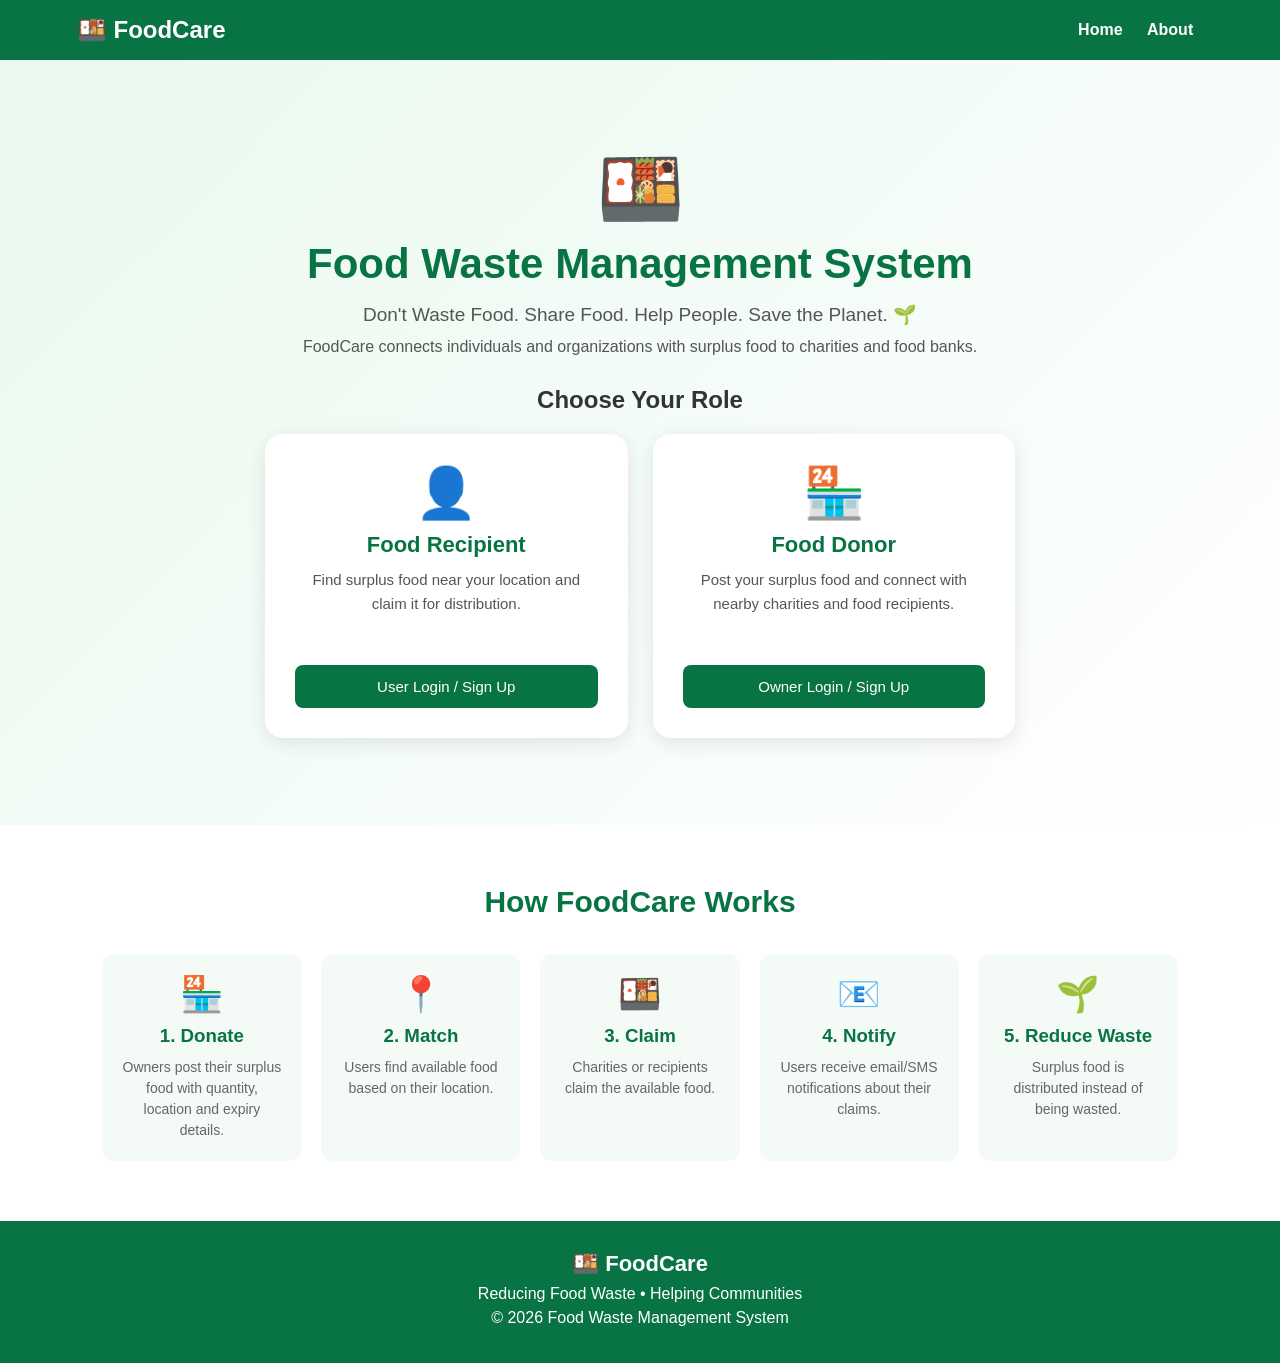
<file: index.html>
<!DOCTYPE html>
<html lang="en">

<head>

    <meta charset="UTF-8">

    <meta name="viewport"
          content="width=device-width, initial-scale=1.0">

    <title>FoodCare - Food Waste Management System</title>

    <link rel="stylesheet" href="style.css">

</head>

<body>

    <!-- NAVBAR -->

    <nav>

        <div class="brand">
            🍱 FoodCare
        </div>

        <div>
            <a href="#home">Home</a>
            <a href="#about">About</a>
        </div>

    </nav>


    <!-- HERO SECTION -->

    <section class="hero" id="home">

        <div class="hero-content">

            <div class="hero-icon">
                🍱
            </div>

            <h1>
                Food Waste Management System
            </h1>

            <p>
                Don't Waste Food. Share Food.
                Help People. Save the Planet. 🌱
            </p>

            <p class="description">

                FoodCare connects individuals and
                organizations with surplus food to
                charities and food banks.

            </p>


            <!-- ROLE SELECTION -->

            <h2>
                Choose Your Role
            </h2>


            <div class="role-container">


                <!-- USER -->

                <div class="role-card">

                    <div class="role-icon">
                        👤
                    </div>

                    <h3>
                        Food Recipient
                    </h3>

                    <p>

                        Find surplus food near your
                        location and claim it for
                        distribution.

                    </p>

                    <button
                        onclick="goToUser()">

                        User Login / Sign Up

                    </button>

                </div>


                <!-- OWNER -->

                <div class="role-card">

                    <div class="role-icon">
                        🏪
                    </div>

                    <h3>
                        Food Donor
                    </h3>

                    <p>

                        Post your surplus food and
                        connect with nearby charities
                        and food recipients.

                    </p>

                    <button
                        onclick="goToOwner()">

                        Owner Login / Sign Up

                    </button>

                </div>

            </div>

        </div>

    </section>


    <!-- ABOUT -->

    <section class="about"
             id="about">

        <h2>
            How FoodCare Works
        </h2>


        <div class="steps">


            <div class="step">

                <div>
                    🏪
                </div>

                <h3>
                    1. Donate
                </h3>

                <p>
                    Owners post their surplus food
                    with quantity, location and
                    expiry details.
                </p>

            </div>


            <div class="step">

                <div>
                    📍
                </div>

                <h3>
                    2. Match
                </h3>

                <p>
                    Users find available food
                    based on their location.
                </p>

            </div>


            <div class="step">

                <div>
                    🍱
                </div>

                <h3>
                    3. Claim
                </h3>

                <p>
                    Charities or recipients claim
                    the available food.
                </p>

            </div>


            <div class="step">

                <div>
                    📧
                </div>

                <h3>
                    4. Notify
                </h3>

                <p>
                    Users receive email/SMS
                    notifications about their claims.
                </p>

            </div>


            <div class="step">

                <div>
                    🌱
                </div>

                <h3>
                    5. Reduce Waste
                </h3>

                <p>
                    Surplus food is distributed
                    instead of being wasted.
                </p>

            </div>

        </div>

    </section>


    <!-- FOOTER -->

    <footer>

        <h3>
            🍱 FoodCare
        </h3>

        <p>
            Reducing Food Waste • Helping Communities
        </p>

        <p>
            © 2026 Food Waste Management System
        </p>

    </footer>


    <!-- JAVASCRIPT -->

    <script>

        function goToUser() {

            window.location.href =
                "user.html";

        }


        function goToOwner() {

            window.location.href =
                "owner.html";

        }

    </script>

</body>

</html>
</file>
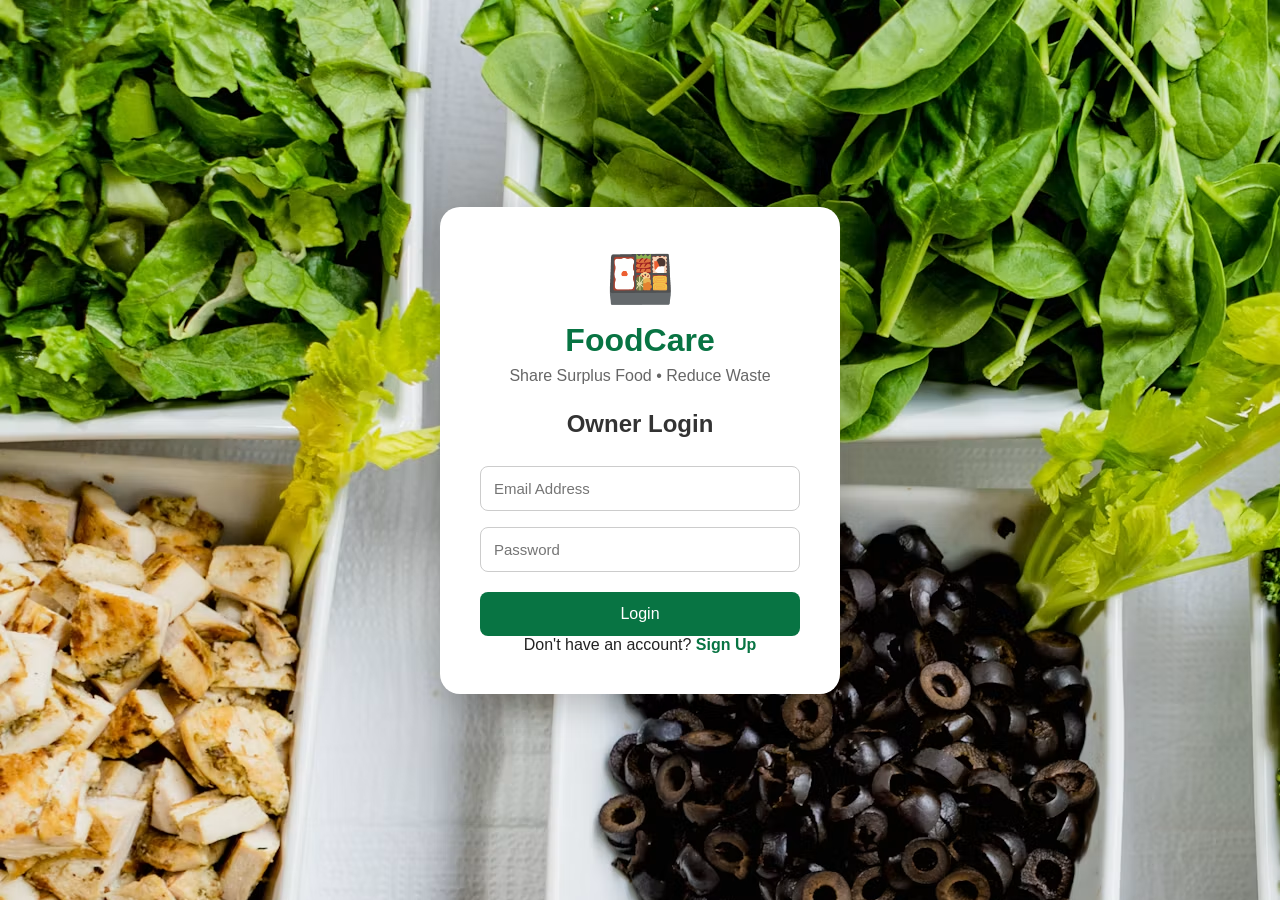
<file: owner.html>
<!DOCTYPE html>
<html lang="en">

<head>

    <meta charset="UTF-8">

    <meta name="viewport"
          content="width=device-width, initial-scale=1.0">

    <title>FoodCare - Owner</title>

    <link rel="stylesheet" href="style.css">

</head>

<body>

<!-- =========================
     OWNER LOGIN / SIGNUP
========================= -->

<div id="authPage" class="auth-container">

    <div class="auth-box">

        <div class="logo">🍱</div>

        <h1>FoodCare</h1>

        <p>
            Share Surplus Food • Reduce Waste
        </p>


        <!-- LOGIN -->

        <div id="loginBox">

            <h2>Owner Login</h2>

            <input
                type="email"
                id="ownerLoginEmail"
                placeholder="Email Address">

            <input
                type="password"
                id="ownerLoginPassword"
                placeholder="Password">

            <button onclick="ownerLogin()">
                Login
            </button>

            <p>
                Don't have an account?
                <span onclick="showOwnerSignup()">
                    Sign Up
                </span>
            </p>

        </div>


        <!-- SIGN UP -->

        <div id="signupBox"
             style="display:none;">

            <h2>Create Owner Account</h2>

            <input
                type="text"
                id="ownerSignupName"
                placeholder="Owner / Organization Name">

            <input
                type="email"
                id="ownerSignupEmail"
                placeholder="Email Address">

            <input
                type="tel"
                id="ownerSignupPhone"
                placeholder="Mobile Number">

            <input
                type="text"
                id="ownerSignupLocation"
                placeholder="Organization Location">

            <input
                type="password"
                id="ownerSignupPassword"
                placeholder="Create Password">

            <input
                type="password"
                id="ownerSignupConfirm"
                placeholder="Confirm Password">

            <button onclick="ownerSignup()">
                Create Account
            </button>

            <p>
                Already have an account?
                <span onclick="showOwnerLogin()">
                    Login
                </span>
            </p>

        </div>

    </div>

</div>


<!-- =========================
     OWNER DASHBOARD
========================= -->

<div id="ownerDashboard"
     style="display:none;">

    <!-- NAVBAR -->

    <nav>

        <div class="brand">
            🍱 FoodCare
        </div>

        <div>

            <a href="#dashboard">
                Dashboard
            </a>

            <a href="#postFood">
                Post Food
            </a>

            <a href="#history">
                History
            </a>

            <button onclick="ownerLogout()">
                Logout
            </button>

        </div>

    </nav>


    <!-- WELCOME -->

    <section class="welcome">

        <h1>
            Welcome,
            <span id="ownerName"></span>
            👋
        </h1>

        <p>
            Donate surplus food and help people
            in need.
        </p>

    </section>


    <!-- NOTIFICATION -->

    <div id="ownerNotification"
         class="notification">
    </div>


    <!-- =========================
         STATISTICS
    ========================= -->

    <section class="section"
             id="dashboard">

        <h2>
            📊 Donation Dashboard
        </h2>

        <div class="stats-grid">

            <div class="stat-card">

                <h3 id="totalDonations">
                    0
                </h3>

                <p>
                    Total Donations
                </p>

            </div>


            <div class="stat-card">

                <h3 id="activeDonations">
                    0
                </h3>

                <p>
                    Available Food
                </p>

            </div>


            <div class="stat-card">

                <h3 id="claimedDonations">
                    0
                </h3>

                <p>
                    Food Claimed
                </p>

            </div>


            <div class="stat-card">

                <h3 id="distributedDonations">
                    0
                </h3>

                <p>
                    Food Distributed
                </p>

            </div>

        </div>

    </section>


    <!-- =========================
         POST FOOD
    ========================= -->

    <section class="section"
             id="postFood">

        <h2>
            🍱 Post Surplus Food
        </h2>

        <div class="form-card">

            <form id="foodForm">

                <label>
                    Food Name
                </label>

                <input
                    type="text"
                    id="foodName"
                    placeholder="Example: Rice & Curry"
                    required>


                <label>
                    Quantity
                </label>

                <input
                    type="number"
                    id="foodQuantity"
                    placeholder="Number of meals"
                    min="1"
                    required>


                <label>
                    Food Type
                </label>

                <select id="foodType"
                        required>

                    <option value="">
                        Select Food Type
                    </option>

                    <option>
                        Cooked Food
                    </option>

                    <option>
                        Packaged Food
                    </option>

                    <option>
                        Fruits
                    </option>

                    <option>
                        Vegetables
                    </option>

                    <option>
                        Bakery
                    </option>

                    <option>
                        Other
                    </option>

                </select>


                <label>
                    Pickup Location
                </label>

                <input
                    type="text"
                    id="foodLocation"
                    placeholder="Example: Tenali"
                    required>


                <label>
                    Food Expiry Date & Time
                </label>

                <input
                    type="datetime-local"
                    id="foodExpiry"
                    required>


                <label>
                    Additional Details
                </label>

                <textarea
                    id="foodDetails"
                    placeholder="Enter food details, pickup instructions, etc.">
                </textarea>


                <button type="submit">
                    🍱 Post Food Donation
                </button>

            </form>

        </div>

    </section>


    <!-- =========================
         EXPIRY ALERTS
    ========================= -->

    <section class="section">

        <h2>
            ⚠️ Perishable Food Alerts
        </h2>

        <div id="expiryAlerts">

        </div>

    </section>


    <!-- =========================
         MY DONATIONS
    ========================= -->

    <section class="section"
             id="history">

        <h2>
            📋 My Donation History
        </h2>

        <div id="ownerDonations"
             class="food-grid">

        </div>

    </section>

</div>


<script src="owner.js"></script>

</body>

</html>
</file>
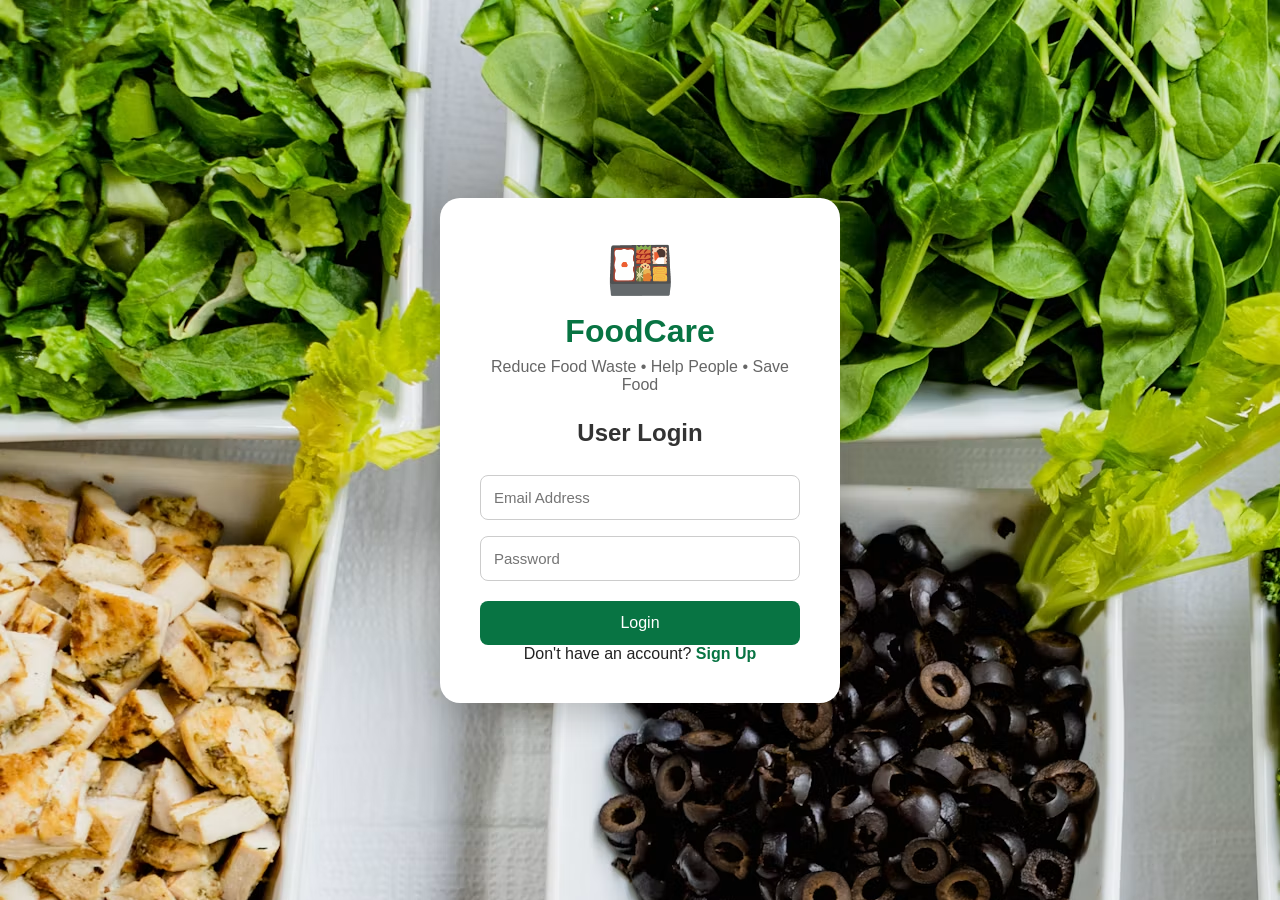
<file: user.html>
<!DOCTYPE html>
<html lang="en">
<head>
    <meta charset="UTF-8">
    <meta name="viewport" content="width=device-width, initial-scale=1.0">
    <title>FoodCare - User</title>
    <link rel="stylesheet" href="style.css">
</head>

<body>

<!-- LOGIN / SIGN UP PAGE -->
<div id="authPage" class="auth-container">

    <div class="auth-box">

        <div class="logo">🍱</div>

        <h1>FoodCare</h1>
        <p>Reduce Food Waste • Help People • Save Food</p>

        <!-- LOGIN -->
        <div id="loginBox">

            <h2>User Login</h2>

            <input type="email" id="loginEmail" placeholder="Email Address">

            <input type="password" id="loginPassword" placeholder="Password">

            <button onclick="loginUser()">Login</button>

            <p>
                Don't have an account?
                <span onclick="showSignup()">Sign Up</span>
            </p>

        </div>


        <!-- SIGN UP -->
        <div id="signupBox" style="display:none;">

            <h2>Create Account</h2>

            <input type="text" id="signupName" placeholder="Full Name">

            <input type="email" id="signupEmail" placeholder="Email Address">

            <input type="tel" id="signupPhone" placeholder="Mobile Number">

            <input type="text" id="signupLocation" placeholder="Your Location">

            <input type="password" id="signupPassword" placeholder="Create Password">

            <input type="password" id="signupConfirm"
                   placeholder="Confirm Password">

            <button onclick="signupUser()">Create Account</button>

            <p>
                Already have an account?
                <span onclick="showLogin()">Login</span>
            </p>

        </div>

    </div>
</div>


<!-- USER DASHBOARD -->
<div id="dashboard" style="display:none;">

    <nav>

        <div class="brand">🍱 FoodCare</div>

        <div>
            <a href="#home">Home</a>
            <a href="#food">Available Food</a>
            <a href="#history">My Claims</a>
            <button onclick="logout()">Logout</button>
        </div>

    </nav>


    <!-- WELCOME -->
    <section class="welcome" id="home">

        <h1>Welcome, <span id="userName"></span> 👋</h1>

        <p>
            Find surplus food near you and help distribute it
            to people in need.
        </p>

    </section>


    <!-- NOTIFICATION -->
    <div id="notification" class="notification"></div>


    <!-- LOCATION -->
    <section class="section">

        <h2>📍 Find Food Near You</h2>

        <div class="location-box">

            <input type="text"
                   id="userLocation"
                   placeholder="Enter your location">

            <button onclick="findNearbyFood()">
                Find Food
            </button>

        </div>

    </section>


    <!-- FOOD -->
    <section class="section" id="food">

        <h2>🍱 Available Surplus Food</h2>

        <div id="availableFood" class="food-grid">

        </div>

    </section>


    <!-- CLAIM HISTORY -->
    <section class="section" id="history">

        <h2>📋 My Claim History</h2>

        <div id="claimHistory">

        </div>

    </section>

</div>


<script src="script.js"></script>

</body>
</html>
</file>
<file: style.css>
* {
    box-sizing: border-box;
    margin: 0;
    padding: 0;
    font-family: Arial, sans-serif;
}


body {
    background: #f4faf6;
    color: #222;
}


/* =========================
   LOGIN PAGE
========================= */

.auth-container {

    min-height: 100vh;

    display: flex;

    justify-content: center;

    align-items: center;

    background:
        linear-gradient(
            135deg,
            #087443,
            #16a05d
        );
        background-image: url("pic.avif");
}


.auth-box {

    width: 400px;

    background: white;

    padding: 40px;

    border-radius: 20px;

    text-align: center;

    box-shadow:
        0 10px 35px
        rgba(0,0,0,0.2);
}


.logo {

    font-size: 55px;

    margin-bottom: 10px;
}


.auth-box h1 {

    color: #087443;

    font-size: 32px;

    margin-bottom: 8px;
}


.auth-box > p {

    color: #666;

    margin-bottom: 25px;
}


.auth-box h2 {

    margin-bottom: 20px;

    color: #333;
}


.auth-box input {

    width: 100%;

    padding: 13px;

    margin: 8px 0;

    border: 1px solid #ccc;

    border-radius: 8px;

    font-size: 15px;
}


.auth-box input:focus {

    outline: none;

    border-color: #087443;
}


.auth-box button {

    width: 100%;

    padding: 13px;

    margin-top: 12px;

    background: #087443;

    color: white;

    border: none;

    border-radius: 8px;

    font-size: 16px;

    cursor: pointer;
}


.auth-box button:hover {

    background: #065c35;
}


.auth-box span {

    color: #087443;

    font-weight: bold;

    cursor: pointer;
}


/* =========================
   NAVBAR
========================= */

nav {

    background: #087443;

    color: white;

    padding: 16px 6%;

    display: flex;

    justify-content: space-between;

    align-items: center;
}


.brand {

    font-size: 24px;

    font-weight: bold;
}


nav a {

    color: white;

    text-decoration: none;

    margin: 0 10px;

    font-weight: bold;
}


nav button {

    padding: 8px 15px;

    border: none;

    border-radius: 6px;

    background: #ffcc33;

    cursor: pointer;
}


/* =========================
   WELCOME
========================= */

.welcome {

    padding: 55px 8%;

    background: white;

    text-align: center;
}


.welcome h1 {

    font-size: 35px;

    color: #087443;

    margin-bottom: 10px;
}


.welcome p {

    color: #666;

    font-size: 17px;
}


/* =========================
   SECTIONS
========================= */

.section {

    padding: 35px 8%;
}


.section h2 {

    color: #087443;

    margin-bottom: 20px;
}


/* =========================
   LOCATION
========================= */

.location-box {

    display: flex;

    gap: 10px;

    max-width: 700px;
}


.location-box input {

    flex: 1;

    padding: 14px;

    border: 1px solid #ccc;

    border-radius: 8px;

    font-size: 16px;
}


.location-box button {

    padding: 14px 25px;

    background: #087443;

    color: white;

    border: none;

    border-radius: 8px;

    cursor: pointer;
}


/* =========================
   FOOD CARDS
========================= */

.food-grid {

    display: grid;

    grid-template-columns:
        repeat(auto-fit, minmax(270px, 1fr));

    gap: 20px;
}


.food-card {

    background: white;

    padding: 22px;

    border-radius: 15px;

    box-shadow:
        0 4px 15px
        rgba(0,0,0,0.1);

    transition: 0.3s;
}


.food-card:hover {

    transform: translateY(-5px);
}


.food-icon {

    font-size: 45px;

    text-align: center;

    margin-bottom: 10px;
}


.food-card h3 {

    color: #087443;

    margin-bottom: 12px;
}


.food-card p {

    margin: 8px 0;

    color: #555;
}


.claim {

    width: 100%;

    margin-top: 12px;

    padding: 12px;

    background: #087443;

    color: white;

    border: none;

    border-radius: 8px;

    cursor: pointer;

    font-size: 15px;
}


.claim:hover {

    background: #065c35;
}


/* =========================
   EXPIRY ALERT
========================= */

.urgent {

    background: #fff0c2;

    color: #9a6500;

    padding: 10px;

    border-radius: 7px;

    margin-bottom: 12px;

    font-weight: bold;
}


/* =========================
   CLAIM HISTORY
========================= */

.history-card {

    background: white;

    padding: 20px;

    margin-bottom: 15px;

    border-left: 5px solid #087443;

    border-radius: 8px;

    box-shadow:
        0 3px 10px
        rgba(0,0,0,0.08);
}


.history-card h3 {

    color: #087443;

    margin-bottom: 10px;
}


.history-card p {

    margin: 7px 0;

    color: #555;
}


.status {

    display: inline-block;

    margin-top: 8px;

    padding: 6px 12px;

    border-radius: 20px;

    background: #d8f5e4;

    color: #087443;

    font-weight: bold;
}


/* =========================
   NOTIFICATION
========================= */

.notification {

    position: fixed;

    right: 25px;

    top: 80px;

    padding: 15px 20px;

    border-radius: 8px;

    font-weight: bold;

    z-index: 1000;
}


.notification.success {

    background: #d8f5e4;

    color: #087443;
}


.notification.warning {

    background: #fff0c2;

    color: #9a6500;
}


/* =========================
   EMPTY
========================= */

.empty {

    background: white;

    padding: 30px;

    text-align: center;

    border-radius: 10px;

    color: #777;
}


/* =========================
   MOBILE
========================= */

@media(max-width:700px) {

    nav {

        flex-direction: column;

        gap: 15px;
    }


    .auth-box {

        width: 90%;

        padding: 30px 20px;
    }


    .location-box {

        flex-direction: column;
    }


    .welcome h1 {

        font-size: 27px;
    }

}


/* =========================
   OWNER STATISTICS
========================= */

.stats-grid {

    display: grid;

    grid-template-columns:
        repeat(4, 1fr);

    gap: 20px;

}


.stat-card {

    background: white;

    padding: 25px;

    border-radius: 15px;

    text-align: center;

    box-shadow:
        0 4px 15px
        rgba(0,0,0,0.1);
}


.stat-card h3 {

    font-size: 35px;

    color: #087443;

    margin-bottom: 8px;
}


.stat-card p {

    color: #666;
}


/* =========================
   FORM
========================= */

.form-card {

    max-width: 700px;

    background: white;

    padding: 30px;

    border-radius: 15px;

    box-shadow:
        0 4px 15px
        rgba(0,0,0,0.1);
}


.form-card label {

    display: block;

    margin-top: 15px;

    margin-bottom: 6px;

    font-weight: bold;

    color: #333;
}


.form-card input,
.form-card select,
.form-card textarea {

    width: 100%;

    padding: 13px;

    border: 1px solid #ccc;

    border-radius: 8px;

    font-size: 15px;
}


.form-card textarea {

    height: 100px;

    resize: none;
}


.form-card button {

    width: 100%;

    padding: 14px;

    margin-top: 20px;

    border: none;

    border-radius: 8px;

    background: #087443;

    color: white;

    font-size: 16px;

    cursor: pointer;
}


.form-card button:hover {

    background: #065c35;
}


/* =========================
   ALERTS
========================= */

.urgent {

    background: #fff0c2;

    color: #946200;

    padding: 15px;

    margin-bottom: 12px;

    border-radius: 8px;

    border-left: 5px solid #e0a400;
}


.danger-alert {

    background: #ffe0e0;

    color: #b00000;

    padding: 15px;

    margin-bottom: 12px;

    border-radius: 8px;

    border-left: 5px solid #d00000;
}


/* =========================
   STATUS
========================= */

.status {

    display: inline-block;

    padding: 7px 14px;

    margin-top: 10px;

    border-radius: 20px;

    font-weight: bold;

    background: #d8f5e4;

    color: #087443;
}


.status.claimed {

    background: #fff0c2;

    color: #946200;
}


.status.distributed {

    background: #dcecff;

    color: #175a9c;
}


/* =========================
   MOBILE
========================= */

@media(max-width:800px) {

    .stats-grid {

        grid-template-columns:
            repeat(2, 1fr);

    }

}


@media(max-width:500px) {

    .stats-grid {

        grid-template-columns: 1fr;

    }

}

/* =========================
   HOME PAGE
========================= */

.hero {

    min-height: 85vh;

    display: flex;

    justify-content: center;

    align-items: center;

    text-align: center;

    padding: 50px 8%;

    background:
        linear-gradient(
            135deg,
            #e9f9ef,
            #ffffff
        );
}


.hero-content {

    max-width: 1000px;

    width: 100%;
}


.hero-icon {

    font-size: 70px;

    margin-bottom: 10px;
}


.hero h1 {

    font-size: 42px;

    color: #087443;

    margin-bottom: 15px;
}


.hero p {

    font-size: 19px;

    color: #555;

    margin-bottom: 12px;
}


.hero .description {

    max-width: 700px;

    margin: auto;

    margin-bottom: 30px;

    font-size: 16px;
}


.hero h2 {

    color: #333;

    margin-bottom: 20px;
}


/* ROLE CARDS */

.role-container {

    display: grid;

    grid-template-columns:
        repeat(2, 1fr);

    gap: 25px;

    max-width: 750px;

    margin: auto;
}


.role-card {

    background: white;

    padding: 30px;

    border-radius: 18px;

    box-shadow:
        0 5px 20px
        rgba(0,0,0,0.1);

    transition: 0.3s;
}


.role-card:hover {

    transform: translateY(-7px);
}


.role-icon {

    font-size: 50px;

    margin-bottom: 10px;
}


.role-card h3 {

    color: #087443;

    font-size: 22px;

    margin-bottom: 10px;
}


.role-card p {

    font-size: 15px;

    line-height: 1.6;

    min-height: 70px;
}


.role-card button {

    width: 100%;

    padding: 13px;

    margin-top: 15px;

    border: none;

    border-radius: 8px;

    background: #087443;

    color: white;

    font-size: 15px;

    cursor: pointer;
}


.role-card button:hover {

    background: #065c35;
}


/* =========================
   ABOUT
========================= */

.about {

    padding: 60px 8%;

    background: white;

    text-align: center;
}


.about h2 {

    color: #087443;

    font-size: 30px;

    margin-bottom: 35px;
}


.steps {

    display: grid;

    grid-template-columns:
        repeat(5, 1fr);

    gap: 20px;
}


.step {

    padding: 20px;

    background: #f4faf6;

    border-radius: 12px;
}


.step > div {

    font-size: 35px;

    margin-bottom: 10px;
}


.step h3 {

    color: #087443;

    margin-bottom: 10px;
}


.step p {

    color: #666;

    font-size: 14px;

    line-height: 1.5;
}


/* =========================
   FOOTER
========================= */

footer {

    background: #087443;

    color: white;

    text-align: center;

    padding: 30px;
}


footer h3 {

    font-size: 22px;

    margin-bottom: 8px;
}


footer p {

    margin: 6px;
}


/* =========================
   MOBILE
========================= */

@media(max-width:800px) {

    .role-container {

        grid-template-columns: 1fr;

    }


    .steps {

        grid-template-columns:
            1fr 1fr;

    }


    .hero h1 {

        font-size: 30px;

    }

}


@media(max-width:500px) {

    .steps {

        grid-template-columns: 1fr;

    }


    nav {

        flex-direction: column;

        gap: 12px;

    }

}
</file>
